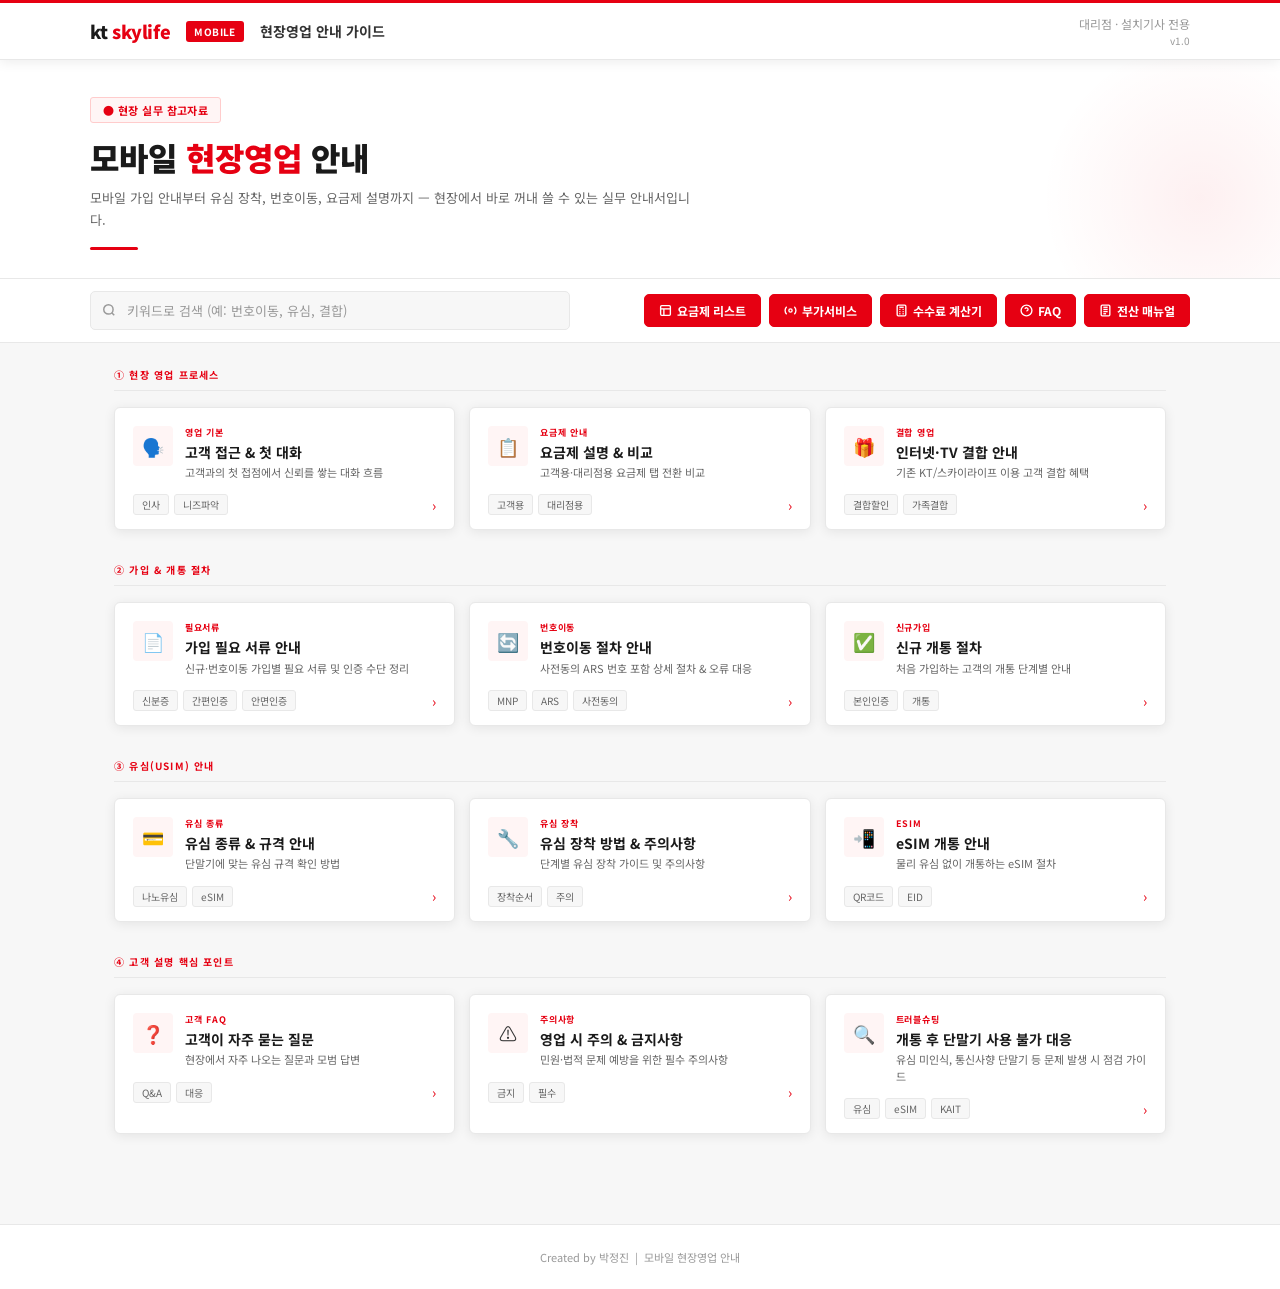
<file: mobile_sales_guide.html>
<!DOCTYPE html>
<html lang="ko">
<head>
<meta charset="UTF-8">
<meta name="viewport" content="width=device-width, initial-scale=1.0">
<meta http-equiv="Cache-Control" content="no-cache, no-store, must-revalidate">
<meta http-equiv="Pragma" content="no-cache">
<meta http-equiv="Expires" content="0">
<title>KT SkyLife 모바일 현장영업 안내</title>
<link rel="icon" type="image/svg+xml" href="[data-uri]">
<link href="https://fonts.googleapis.com/css2?family=Noto+Sans+KR:wght@400;500;700;900&display=swap" rel="stylesheet">
<style>
:root{--red:#E60012;--red2:#CC0010;--red-light:#FFF5F5;--red-border:#FFCCCC;--black:#1A1A1A;--dark:#333333;--mid:#666666;--light:#999999;--bg:#FFFFFF;--bg2:#F7F7F7;--bg3:#FAFAFA;--border:#E8E8E8;--shadow:0 2px 12px rgba(0,0,0,0.08);--shadow-hover:0 6px 24px rgba(0,0,0,0.12);}
*{margin:0;padding:0;box-sizing:border-box;}
body{background:var(--bg2);color:var(--dark);font-family:'Noto Sans KR',sans-serif;min-height:100vh;overflow-x:hidden;}
header{background:var(--bg);border-top:3px solid var(--red);border-bottom:1px solid var(--border);padding:0 24px;position:sticky;top:0;z-index:100;box-shadow:var(--shadow);}
.header-inner{max-width:1100px;margin:0 auto;display:flex;align-items:center;height:56px;gap:16px;}
.logo-text{font-size:18px;font-weight:900;color:var(--black);letter-spacing:-.02em;}
.logo-text span{color:var(--red);}
.header-badge{background:var(--red);color:#fff;font-size:10px;font-weight:700;padding:3px 8px;border-radius:3px;letter-spacing:.04em;}
.header-sub{font-size:12px;color:var(--light);margin-left:auto;}
.hero{background:var(--bg);border-bottom:1px solid var(--border);padding:36px 24px 28px;position:relative;overflow:hidden;}
.hero::after{content:'';position:absolute;right:-80px;bottom:-80px;width:320px;height:320px;border-radius:50%;background:radial-gradient(circle,rgba(230,0,18,.06) 0%,transparent 70%);pointer-events:none;}
.hero-inner{max-width:1100px;margin:0 auto;}
.hero-tag{display:inline-flex;align-items:center;gap:6px;background:var(--red-light);border:1px solid var(--red-border);color:var(--red);font-size:11px;font-weight:700;padding:4px 12px;border-radius:3px;margin-bottom:14px;letter-spacing:.04em;}
.hero h1{font-size:clamp(22px,3.5vw,32px);font-weight:900;color:var(--black);line-height:1.3;margin-bottom:8px;}
.hero h1 em{color:var(--red);font-style:normal;}
.hero p{font-size:13px;color:var(--mid);line-height:1.7;max-width:600px;}
.red-line{width:48px;height:3px;background:var(--red);margin:16px 0 0;border-radius:2px;}
main{max-width:1100px;margin:24px auto;padding:0 24px 60px;}
section{margin-bottom:32px;}
section:last-child{margin-bottom:0;}
.mobile-tab-bar{display:none;}
.section-title{font-size:10px;font-weight:700;letter-spacing:.12em;color:var(--red);text-transform:uppercase;margin-bottom:16px;padding-bottom:8px;border-bottom:1px solid var(--border);}
.card-grid{display:grid;grid-template-columns:repeat(auto-fill,minmax(300px,1fr));gap:14px;margin-bottom:6px;}
.card{background:var(--bg);border:1px solid var(--border);border-radius:6px;overflow:hidden;cursor:pointer;transition:all .2s;box-shadow:var(--shadow);}
.card:hover{transform:translateY(-2px);border-color:var(--red-border);box-shadow:var(--shadow-hover);}
.card.active{border-color:var(--red);border-left:3px solid var(--red);}
.card-header{padding:18px 18px 14px;display:flex;align-items:flex-start;gap:12px;}
.card-icon{width:40px;height:40px;border-radius:4px;background:var(--red-light);display:flex;align-items:center;justify-content:center;font-size:18px;flex-shrink:0;}
.card-meta{flex:1;}
.card-label{font-size:9px;font-weight:700;letter-spacing:.08em;text-transform:uppercase;color:var(--red);margin-bottom:4px;}
.card-title{font-size:14px;font-weight:700;color:var(--black);line-height:1.3;}
.card-desc{font-size:11px;color:var(--mid);margin-top:3px;line-height:1.5;}
.card-footer{padding:0 18px 14px;display:flex;align-items:center;justify-content:space-between;}
.card-tags{display:flex;gap:5px;flex-wrap:wrap;}
.tag{font-size:10px;padding:2px 8px;border-radius:3px;background:var(--bg2);color:var(--mid);border:1px solid var(--border);}
.chevron{color:var(--red);font-size:14px;transition:transform .2s;}
.card.active .chevron{transform:rotate(90deg);}
.detail-panel{display:none;border-top:1px solid var(--border);background:var(--bg3);padding:20px 20px 24px;}
.detail-panel.open{display:block;}
.steps{display:flex;flex-direction:column;gap:10px;}
.step{display:flex;gap:12px;align-items:flex-start;padding:12px 14px;background:var(--bg);border:1px solid var(--border);border-radius:4px;}
.step-num{width:26px;height:26px;border-radius:50%;background:var(--red);color:#fff;font-size:11px;font-weight:700;display:flex;align-items:center;justify-content:center;flex-shrink:0;}
.step-body{flex:1;}
.step-title{font-size:13px;font-weight:700;color:var(--black);margin-bottom:3px;}
.step-desc{font-size:12px;color:var(--mid);line-height:1.6;}
.step-tip{margin-top:5px;font-size:11px;color:var(--red);background:var(--red-light);border-left:2px solid var(--red);padding:4px 8px;border-radius:0 3px 3px 0;}
.warn-box{background:var(--red-light);border:1px solid var(--red-border);border-left:3px solid var(--red);border-radius:4px;padding:10px 14px;font-size:12px;color:var(--dark);margin-top:12px;}
.tabs{display:flex;gap:0;margin-bottom:0;border-bottom:2px solid var(--border);}
.tab-btn{padding:9px 18px;font-size:12px;font-weight:700;color:var(--mid);border:none;background:none;cursor:pointer;border-bottom:2px solid transparent;margin-bottom:-2px;transition:all .15s;font-family:inherit;}
.tab-btn.active{color:var(--red);border-bottom-color:var(--red);}
.tab-content{display:none;padding-top:16px;}
.tab-content.active{display:block;}
.plan-table{width:100%;border-collapse:collapse;font-size:12px;}
.plan-table th{background:var(--black);color:#fff;padding:8px 10px;text-align:left;font-size:11px;font-weight:700;}
.plan-table td{padding:8px 10px;border-bottom:1px solid var(--border);color:var(--dark);}
.plan-table tr:nth-child(even) td{background:var(--bg2);}
.plan-table tr:hover td{background:var(--red-light);}
.price-tag{font-weight:700;color:var(--red);}
.info-box{background:var(--bg);border:1px solid var(--border);border-left:3px solid var(--red);border-radius:4px;padding:14px 16px;margin-top:14px;}
.info-box-title{font-size:12px;font-weight:700;color:var(--black);margin-bottom:8px;}
.info-box ul{list-style:none;display:flex;flex-direction:column;gap:5px;}
.info-box li{font-size:12px;color:var(--mid);padding-left:12px;position:relative;}
.info-box li::before{content:'·';position:absolute;left:0;color:var(--red);font-weight:700;}
.ars-table{width:100%;border-collapse:collapse;font-size:12px;margin-top:10px;}
.ars-table th{background:var(--black);color:#fff;padding:7px 12px;font-size:11px;font-weight:700;text-align:left;}
.ars-table td{padding:8px 12px;border-bottom:1px solid var(--border);}
.ars-table tr:nth-child(even) td{background:var(--bg2);}
.ars-num{font-weight:700;color:var(--red);font-size:13px;}
.doc-grid{display:grid;grid-template-columns:1fr 1fr;gap:10px;margin-top:10px;}
.doc-card{background:var(--bg);border:1px solid var(--border);border-radius:4px;padding:12px 14px;}
.doc-card-title{font-size:11px;font-weight:700;color:var(--red);margin-bottom:8px;letter-spacing:.04em;}
.doc-item{display:flex;align-items:flex-start;gap:6px;font-size:11px;color:var(--dark);padding:4px 0;border-bottom:1px solid var(--border);}
.doc-item:last-child{border-bottom:none;}
.doc-dot{width:6px;height:6px;border-radius:50%;background:var(--red);flex-shrink:0;margin-top:4px;}
.doc-dot.yellow{background:#F59E0B;}
.faq-list{display:flex;flex-direction:column;gap:8px;}
.faq-item{background:var(--bg);border:1px solid var(--border);border-radius:4px;overflow:hidden;}
.faq-q{display:flex;align-items:flex-start;gap:10px;padding:12px 14px;}
.faq-badge{background:var(--red);color:#fff;font-size:10px;font-weight:700;padding:2px 7px;border-radius:3px;flex-shrink:0;margin-top:1px;}
.faq-q-text{font-size:13px;font-weight:700;color:var(--black);}
.faq-a{padding:0 14px 12px 46px;font-size:12px;color:var(--mid);line-height:1.7;}
.faq-a-badge{background:var(--bg2);color:var(--mid);font-size:10px;font-weight:700;padding:2px 7px;border-radius:3px;display:inline-block;margin-right:4px;}
.caution-grid{display:grid;grid-template-columns:1fr 1fr;gap:10px;}
.caution-card{border-radius:4px;padding:12px 14px;}
.caution-card.danger{background:var(--red-light);border:1px solid var(--red-border);}
.caution-card.normal{background:var(--bg);border:1px solid var(--border);}
.caution-title{font-size:12px;font-weight:700;color:var(--black);margin-bottom:6px;display:flex;gap:6px;align-items:center;}
.caution-badge{font-size:9px;font-weight:700;padding:1px 6px;border-radius:3px;}
.caution-badge.ban{background:var(--red);color:#fff;}
.caution-badge.must{background:var(--black);color:#fff;}
.caution-list{display:flex;flex-direction:column;gap:4px;}
.caution-item{font-size:11px;color:var(--dark);padding-left:14px;position:relative;}
.caution-item::before{content:'→';position:absolute;left:0;color:var(--red);font-size:10px;}
.trouble-list{display:flex;flex-direction:column;gap:8px;}
.trouble-item{background:var(--bg);border:1px solid var(--border);border-radius:4px;padding:12px 14px;display:flex;gap:12px;}
.trouble-num{width:22px;height:22px;border-radius:50%;background:var(--mid);color:#fff;font-size:10px;font-weight:700;display:flex;align-items:center;justify-content:center;flex-shrink:0;}
.trouble-title{font-size:13px;font-weight:700;color:var(--black);margin-bottom:3px;}
.trouble-desc{font-size:12px;color:var(--mid);}
.usim-table{width:100%;border-collapse:collapse;font-size:12px;margin-top:10px;}
.usim-table th{background:var(--black);color:#fff;padding:7px 10px;font-size:11px;font-weight:700;}
.usim-table td{padding:7px 10px;border-bottom:1px solid var(--border);}
.usim-table tr:nth-child(even) td{background:var(--bg2);}
@media(max-width:768px){main{padding:0 16px 80px;}.doc-grid,.caution-grid{grid-template-columns:1fr;}.card-grid{grid-template-columns:1fr;}.hero{padding:20px 16px 16px;}section{display:none;}section.mob-active{display:block;}.mobile-tab-bar{display:flex;position:fixed;bottom:0;left:0;right:0;background:var(--bg);border-top:1px solid var(--border);box-shadow:0 -2px 12px rgba(0,0,0,.08);z-index:200;padding-bottom:env(safe-area-inset-bottom);}.mob-tab{flex:1;display:flex;flex-direction:column;align-items:center;justify-content:center;padding:9px 4px 8px;cursor:pointer;border:none;background:none;gap:3px;font-family:inherit;border-top:2px solid transparent;}.mob-tab-icon{font-size:18px;line-height:1;}.mob-tab-label{font-size:10px;font-weight:500;color:var(--mid);}.mob-tab.active{border-top-color:var(--red);}.mob-tab.active .mob-tab-label{color:var(--red);font-weight:700;}}
.search-bar{background:var(--bg);border-bottom:1px solid var(--border);padding:12px 24px;}
.search-bar-inner{max-width:1100px;margin:0 auto;display:flex;align-items:center;gap:10px;}
.search-input-wrap{position:relative;flex:1;max-width:480px;}
.search-input-wrap svg{position:absolute;left:12px;top:50%;transform:translateY(-50%);color:var(--light);pointer-events:none;}
#searchInput{width:100%;padding:9px 12px 9px 36px;border:1px solid var(--border);border-radius:5px;font-size:13px;font-family:inherit;outline:none;color:var(--dark);background:var(--bg2);transition:border-color .15s;}
#searchInput:focus{border-color:var(--red);background:#fff;}
#searchInput::placeholder{color:var(--light);}
#searchClear{display:none;background:none;border:none;cursor:pointer;color:var(--light);font-size:16px;padding:0 4px;line-height:1;}
#searchCount{font-size:12px;color:var(--mid);white-space:nowrap;}
.search-no-result{display:none;text-align:center;padding:40px 0;font-size:13px;color:var(--light);}
.quick-links{display:flex;gap:8px;margin-left:auto;flex-shrink:0;}
.quick-link{display:inline-flex;align-items:center;gap:5px;padding:7px 14px;border-radius:5px;font-size:12px;font-weight:700;text-decoration:none;transition:all .15s;white-space:nowrap;}
.quick-link.plans{background:var(--red);border:1px solid var(--red);color:#fff;}
.quick-link.plans:hover{background:var(--red2);border-color:var(--red2);}
.quick-link.calc{background:var(--red);border:1px solid var(--red);color:#fff;}
.quick-link.calc:hover{background:var(--red2);border-color:var(--red2);}
.quick-link svg{flex-shrink:0;}
.search-highlight{background:#FFF3CD;color:var(--black);border-radius:2px;padding:0 1px;}
@media(max-width:768px){.search-bar{padding:10px 16px;}.search-bar-inner{flex-wrap:wrap;gap:8px;}.search-input-wrap{max-width:100%;}.quick-links{display:flex;width:100%;margin-left:0;gap:6px;flex-wrap:wrap;}.quick-link{width:calc(50% - 3px);flex:none;justify-content:center;font-size:11px;padding:6px 8px;}}
</style>
</head>
<body>
<header>
  <div class="header-inner">
    <div class="logo-text">kt <span>skylife</span></div>
    <span class="header-badge">MOBILE</span>
    <span style="font-size:14px;font-weight:700;color:var(--dark);">현장영업 안내 가이드</span>
    <div style="text-align:right;margin-left:auto;">
      <div class="header-sub">대리점 · 설치기사 전용</div>
      <div style="font-size:10px;color:var(--light);margin-top:1px;">v1.0</div>
    </div>
  </div>
</header>
<div class="hero">
  <div class="hero-inner">
    <div class="hero-tag">● 현장 실무 참고자료</div>
    <h1>모바일 <em>현장영업</em> 안내</h1>
    <p>모바일 가입 안내부터 유심 장착, 번호이동, 요금제 설명까지 — 현장에서 바로 꺼내 쓸 수 있는 실무 안내서입니다.</p>
    <div class="red-line"></div>
  </div>
</div>
<div class="search-bar">
  <div class="search-bar-inner">
    <div class="search-input-wrap">
      <svg width="14" height="14" viewBox="0 0 24 24" fill="none" stroke="currentColor" stroke-width="2.5"><circle cx="11" cy="11" r="8"/><line x1="21" y1="21" x2="16.65" y2="16.65"/></svg>
      <input type="text" id="searchInput" placeholder="키워드로 검색 (예: 번호이동, 유심, 결합)" oninput="doSearch(this.value)">
    </div>
    <button id="searchClear" onclick="clearSearch()">✕</button>
    <span id="searchCount"></span>
    <div class="quick-links">
      <a href="https://skylife-plans-bec2.vercel.app/" target="_blank" class="quick-link plans">
        <svg width="13" height="13" viewBox="0 0 24 24" fill="none" stroke="currentColor" stroke-width="2.5"><rect x="3" y="3" width="18" height="18" rx="2"/><line x1="3" y1="9" x2="21" y2="9"/><line x1="9" y1="21" x2="9" y2="9"/></svg>
        요금제 리스트
      </a>
      <a href="https://skylife-addons-ejol.vercel.app/" target="_blank" class="quick-link calc">
        <svg width="13" height="13" viewBox="0 0 24 24" fill="none" stroke="currentColor" stroke-width="2.5"><circle cx="12" cy="12" r="3"/><path d="M19.07 4.93a10 10 0 0 1 0 14.14M4.93 4.93a10 10 0 0 0 0 14.14"/></svg>
        부가서비스
      </a>
      <a href="https://skylife-1s8i.vercel.app/" target="_blank" class="quick-link calc">
        <svg width="13" height="13" viewBox="0 0 24 24" fill="none" stroke="currentColor" stroke-width="2.5"><rect x="4" y="2" width="16" height="20" rx="2"/><line x1="8" y1="6" x2="16" y2="6"/><line x1="8" y1="10" x2="10" y2="10"/><line x1="14" y1="10" x2="16" y2="10"/><line x1="8" y1="14" x2="10" y2="14"/><line x1="14" y1="14" x2="16" y2="14"/><line x1="8" y1="18" x2="10" y2="18"/><line x1="14" y1="18" x2="16" y2="18"/></svg>
        수수료 계산기
      </a>
      <a href="https://skylife-mobile-faq-um3h.vercel.app/" target="_blank" class="quick-link calc">
        <svg width="13" height="13" viewBox="0 0 24 24" fill="none" stroke="currentColor" stroke-width="2.5"><circle cx="12" cy="12" r="10"/><path d="M9.09 9a3 3 0 0 1 5.83 1c0 2-3 3-3 3"/><line x1="12" y1="17" x2="12.01" y2="17"/></svg>
        FAQ
      </a>
      <a href="https://mobile-manual.vercel.app/" target="_blank" class="quick-link calc">
        <svg width="13" height="13" viewBox="0 0 24 24" fill="none" stroke="currentColor" stroke-width="2.5"><rect x="4" y="2" width="16" height="20" rx="2"/><line x1="8" y1="6" x2="16" y2="6"/><line x1="8" y1="10" x2="16" y2="10"/><line x1="8" y1="14" x2="16" y2="14"/><line x1="8" y1="18" x2="13" y2="18"/></svg>
        전산 매뉴얼
      </a>
    </div>
  </div>
</div>
<main>
<section id="sec-sales" data-sec="sales">
<div class="section-title">① 현장 영업 프로세스</div>
<div class="card-grid">
  <div class="card" onclick="toggle('sales-flow')">
    <div class="card-header"><div class="card-icon">🗣️</div><div class="card-meta"><div class="card-label">영업 기본</div><div class="card-title">고객 접근 &amp; 첫 대화</div><div class="card-desc">고객과의 첫 접점에서 신뢰를 쌓는 대화 흐름</div></div></div>
    <div class="card-footer"><div class="card-tags"><span class="tag">인사</span><span class="tag">니즈파악</span></div><span class="chevron">›</span></div>
    <div class="detail-panel" id="detail-sales-flow">
      <div class="steps">
        <div class="step"><div class="step-num">1</div><div class="step-body"><div class="step-title">자연스러운 인사 &amp; 소속 안내</div><div class="step-desc">"안녕하세요, KT 스카이라이프 OOO대리점 소속 OOO입니다." — 소속을 명확히 밝혀 신뢰감 형성</div></div></div>
        <div class="step"><div class="step-num">2</div><div class="step-body"><div class="step-title">현재 이용 통신사 &amp; 요금 파악</div><div class="step-desc">현재 쓰시는 통신사, 월 요금, 데이터 사용량을 자연스럽게 확인합니다.</div><div class="step-tip">💡 "혹시 한 달에 데이터 얼마나 쓰세요?" — 부담 없는 질문으로 시작</div></div></div>
        <div class="step"><div class="step-num">3</div><div class="step-body"><div class="step-title">불만족 포인트 파악</div><div class="step-desc">요금이 비싸다 / 속도가 느리다 / 혜택이 없다 등 고객의 불편 사항을 경청합니다.</div></div></div>
        <div class="step"><div class="step-num">4</div><div class="step-body"><div class="step-title">맞춤 솔루션 제시</div><div class="step-desc">파악한 니즈를 바탕으로 요금제 또는 결합상품을 제안합니다.</div><div class="step-tip">💡 "지금 요금보다 월 OO원 절감 가능합니다" — 숫자로 임팩트</div></div></div>
        <div class="step"><div class="step-num">5</div><div class="step-body"><div class="step-title">가입 진행 &amp; 개통 안내</div><div class="step-desc">고객 동의 후 필요 서류 안내 및 가입 절차를 설명합니다.</div></div></div>
      </div>
      <div class="warn-box">⚠️ 과도한 혜택 과장은 민원으로 이어질 수 있습니다. 정확한 조건과 혜택을 안내하세요.</div>
    </div>
  </div>
  <div class="card" onclick="toggle('plan-intro')">
    <div class="card-header"><div class="card-icon">📋</div><div class="card-meta"><div class="card-label">요금제 안내</div><div class="card-title">요금제 설명 &amp; 비교</div><div class="card-desc">고객용·대리점용 요금제 탭 전환 비교</div></div></div>
    <div class="card-footer"><div class="card-tags"><span class="tag">고객용</span><span class="tag">대리점용</span></div><span class="chevron">›</span></div>
    <div class="detail-panel" id="detail-plan-intro">
      <div class="tabs">
        <button class="tab-btn active" onclick="switchTab(event,'tab-customer')">👤 고객용 요금제</button>
        <button class="tab-btn" onclick="switchTab(event,'tab-dealer')">🏪 대리점용 요금제</button>
      </div>
      <div class="tab-content active" id="tab-customer">
        <p style="font-size:11px;color:var(--mid);margin-bottom:8px;">ℹ️ 저렴한 가격으로 스펙 좋은 요금제 — 고객 설득용</p>
        <table class="plan-table"><thead><tr><th>상품명</th><th>판매가</th><th>스펙</th><th>제휴혜택</th></tr></thead><tbody>
          <tr><td>초슬림 500M/60분</td><td class="price-tag">1,900원</td><td>기본제공 / 7GB+1Mbps</td><td>-</td></tr>
          <tr><td>슬림 1GB/100분</td><td class="price-tag">3,900원</td><td>기본제공 / 7GB+1Mbps</td><td>밀리의서재 구독권</td></tr>
          <tr><td>슬림 1.5GB/150분</td><td class="price-tag">5,000원</td><td>기본제공 / 7GB+1Mbps</td><td>네이버페이 5천P</td></tr>
          <tr><td>슬림 2GB/200분</td><td class="price-tag">4,900원</td><td>기본제공 / 7GB+1Mbps</td><td>지니뮤직</td></tr>
          <tr><td>슬림 3GB/300분</td><td class="price-tag">6,900원</td><td>기본제공 / 7GB+1Mbps</td><td>-</td></tr>
        </tbody></table>
        <div class="info-box"><div class="info-box-title">📌 설명 순서</div><ul><li>① 현재 요금과 비교</li><li>② 절감 금액 강조</li><li>③ 데이터·통화 조건</li><li>④ 부가 혜택 설명</li></ul></div>
      </div>
      <div class="tab-content" id="tab-dealer">
        <p style="font-size:11px;color:var(--red);margin-bottom:8px;">⚠️ 수수료 우수 요금제 — 대리점 내부 참고용</p>
        <table class="plan-table"><thead><tr><th>상품명</th><th>판매가</th><th>스펙</th><th>제휴혜택</th></tr></thead><tbody>
          <tr><td>SKY 모두충분 7GB+(밀리)</td><td class="price-tag">17,900원</td><td>기본제공 / 7GB+1Mbps</td><td>밀리의서재</td></tr>
          <tr><td>SKY 모두충분 7GB+(모아진)</td><td class="price-tag">17,900원</td><td>기본제공 / 7GB+1Mbps</td><td>모아진</td></tr>
          <tr><td>모두충분 7GB+(밀리)</td><td class="price-tag">16,200원</td><td>기본제공 / 7GB+1Mbps</td><td>밀리의서재</td></tr>
          <tr><td>모두충분 7GB+(모아진)</td><td class="price-tag">16,200원</td><td>기본제공 / 7GB+1Mbps</td><td>모아진</td></tr>
          <tr><td>모두충분 7GB+(지니뮤직)</td><td class="price-tag">19,000원</td><td>기본제공 / 7GB+1Mbps</td><td>지니뮤직</td></tr>
        </tbody></table>
      </div>
    </div>
  </div>
  <div class="card" onclick="toggle('bundle-sales')">
    <div class="card-header"><div class="card-icon">🎁</div><div class="card-meta"><div class="card-label">결합 영업</div><div class="card-title">인터넷·TV 결합 안내</div><div class="card-desc">기존 KT/스카이라이프 이용 고객 결합 혜택</div></div></div>
    <div class="card-footer"><div class="card-tags"><span class="tag">결합할인</span><span class="tag">가족결합</span></div><span class="chevron">›</span></div>
    <div class="detail-panel" id="detail-bundle-sales">
      <div class="steps">
        <div class="step"><div class="step-num">1</div><div class="step-body"><div class="step-title">기존 스카이라이프/KT 이용 확인</div><div class="step-desc">인터넷, IPTV, 위성방송 등 기존 이용 서비스를 확인합니다.</div></div></div>
        <div class="step"><div class="step-num">2</div><div class="step-body"><div class="step-title">결합 가능 회선 수 확인</div><div class="step-desc">세대 내 스카이라이프 모바일 회선 수를 파악하여 최대 결합 혜택 안내</div></div></div>
        <div class="step"><div class="step-num">3</div><div class="step-body"><div class="step-title">월 절감액 계산 &amp; 제시</div><div class="step-desc">현재 요금 대비 결합 후 절감 금액을 구체적으로 보여드립니다.</div><div class="step-tip">💡 1회선인 경우 000원 / 2회선인 경우 000원 절감</div></div></div>
      </div>
      <div class="warn-box">ℹ️ 결합할인은 반드시 동일 명의 또는 가족 관계 증빙이 필요합니다.</div>
    </div>
  </div>
</div>
</section>
<section id="sec-join" data-sec="join">
<div class="section-title">② 가입 &amp; 개통 절차</div>
<div class="card-grid">
  <div class="card" onclick="toggle('join-docs')">
    <div class="card-header"><div class="card-icon">📄</div><div class="card-meta"><div class="card-label">필요서류</div><div class="card-title">가입 필요 서류 안내</div><div class="card-desc">신규·번호이동 가입별 필요 서류 및 인증 수단 정리</div></div></div>
    <div class="card-footer"><div class="card-tags"><span class="tag">신분증</span><span class="tag">간편인증</span><span class="tag">안면인증</span></div><span class="chevron">›</span></div>
    <div class="detail-panel" id="detail-join-docs">
      <div class="doc-grid">
        <div class="doc-card"><div class="doc-card-title">🔴 공통 필수</div>
          <div class="doc-item"><span class="doc-dot"></span><span>신분증 (주민등록증·운전면허증 등 실물 확인)</span></div>
          <div class="doc-item"><span class="doc-dot"></span><span>본인 명의 계좌 또는 카드</span></div>
          <div class="doc-item"><span class="doc-dot"></span><span>가입신청서 (현장 작성)</span></div>
          <div class="doc-item"><span class="doc-dot"></span><span>비대면 온라인 서식지 (간편인증: 네이버·카카오·PASS·신용카드 중 택1)</span></div>
          <div class="doc-item"><span class="doc-dot"></span><span>PASS 웹/앱 안면인증 필수 처리</span></div>
        </div>
        <div class="doc-card"><div class="doc-card-title">🟡 번호이동 추가</div>
          <div class="doc-item"><span class="doc-dot yellow"></span><span>현재 사용 중인 회선 선불/후불 확인</span></div>
          <div class="doc-item"><span class="doc-dot yellow"></span><span>번호이동 인증 수단 (택1)<br>① 단말기 일련번호<br>② 전 통신사 요금 납부 계좌번호 뒤 4자리<br>③ 카드번호 뒤 4자리<br>④ 지로 납부 시 지로 선택</span></div>
        </div>
      </div>
      <div class="warn-box">🚨 타인 명의 대리 가입은 절대 불가합니다. 명의도용 가입 시 법적 처벌 대상이 됩니다.</div>
    </div>
  </div>
  <div class="card" onclick="toggle('mnp-guide')">
    <div class="card-header"><div class="card-icon">🔄</div><div class="card-meta"><div class="card-label">번호이동</div><div class="card-title">번호이동 절차 안내</div><div class="card-desc">사전동의 ARS 번호 포함 상세 절차 &amp; 오류 대응</div></div></div>
    <div class="card-footer"><div class="card-tags"><span class="tag">MNP</span><span class="tag">ARS</span><span class="tag">사전동의</span></div><span class="chevron">›</span></div>
    <div class="detail-panel" id="detail-mnp-guide">
      <div class="steps">
        <div class="step"><div class="step-num">1</div><div class="step-body"><div class="step-title">기존 통신사 약정 잔여 기간 확인</div><div class="step-desc">위약금 발생 여부를 사전에 안내합니다. 고객 핸드폰에서 114 통화 시 해당 통신사 고객센터로 자동 연결됩니다.</div></div></div>
        <div class="step"><div class="step-num">2</div><div class="step-body"><div class="step-title">번호이동 사전동의 처리</div><div class="step-desc">번호이동 사전동의 요청 완료 후, 전 통신사 안내 문자 확인 후 동의합니다.</div><div class="step-tip">💡 전 통신사 문자에 위약금·기존 혜택 내용만 있을 수 있음 — 그 경우 ARS로 직접 처리</div></div></div>
      </div>
      <table class="ars-table"><thead><tr><th>통신사</th><th>사전동의 ARS 번호</th></tr></thead><tbody>
        <tr><td>KT / KT 알뜰폰(MVNO)</td><td class="ars-num">1588-2935</td></tr>
        <tr><td>SKT</td><td class="ars-num">1566-1509</td></tr>
        <tr><td>SKT 알뜰폰(MVNO)</td><td class="ars-num">1599-0133</td></tr>
        <tr><td>LGU+ 알뜰폰(MVNO)</td><td class="ars-num">1544-3553</td></tr>
        <tr><td>세종텔레콤(스노우맨)</td><td class="ars-num">1688-9345</td></tr>
        <tr><td>한국케이블텔레콤(KCT)</td><td class="ars-num">1877-9120</td></tr>
      </tbody></table>
      <div class="warn-box" style="margin-top:12px;">⚠️ ARS에서 "대상이 아닙니다" / "신청 내역 없음" 안내 시 대응<br>① 전 사업자 잘못 선택 → 올바르게 다시 선택 후 재요청<br>② 고객이 현재 통신사를 잘못 알고 있는 경우 → 114로 확인 후 재요청<br>③ 전산 연동 오처리 → 다시 사전동의 요청</div>
      <div class="steps" style="margin-top:12px;">
        <div class="step"><div class="step-num">3</div><div class="step-body"><div class="step-title">개통 신청</div><div class="step-desc">고객/청구 정보, 요금제 선택, 인증 완료, 유심 번호 입력 후 개통 신청</div><div class="step-tip">💡 개통 오류 발생 시 — 안내 메시지에서 오류 항목 확인 후 재입력</div></div></div>
        <div class="step"><div class="step-num">4</div><div class="step-body"><div class="step-title">개통 확인 &amp; 유심 삽입</div><div class="step-desc">개통 완료 메시지 확인 후, 단말기 유심 트레이(유심핀으로 추출)에 새 유심을 트레이 모양에 맞게 삽입합니다. 일반적으로 즉시 인식하지 못하므로 2~3번 전원을 껐다 켜기 반복</div></div></div>
      </div>
      <div class="warn-box">⚠️ 번호이동 개통 시 즉시 기존 통신사 서비스가 종료됩니다. 유심을 바로 교체해 주셔야 사용 가능합니다.</div>
    </div>
  </div>
  <div class="card" onclick="toggle('new-join')">
    <div class="card-header"><div class="card-icon">✅</div><div class="card-meta"><div class="card-label">신규가입</div><div class="card-title">신규 개통 절차</div><div class="card-desc">처음 가입하는 고객의 개통 단계별 안내</div></div></div>
    <div class="card-footer"><div class="card-tags"><span class="tag">본인인증</span><span class="tag">개통</span></div><span class="chevron">›</span></div>
    <div class="detail-panel" id="detail-new-join">
      <div class="steps">
        <div class="step"><div class="step-num">1</div><div class="step-body"><div class="step-title">요금제 선택</div><div class="step-desc">고객 니즈에 맞는 요금제 확정. 고객용·대리점용 구분 중 주요 요금제 리스트에서 선택.</div></div></div>
        <div class="step"><div class="step-num">2</div><div class="step-body"><div class="step-title">본인인증 &amp; 가입 신청</div><div class="step-desc">신분증 확인 후 개통 시스템에 가입 정보 입력. 간편인증(네이버·카카오·PASS·신용카드), 안면인증 및 동의 처리.</div></div></div>
        <div class="step"><div class="step-num">3</div><div class="step-body"><div class="step-title">개통 확인 &amp; 유심 삽입</div><div class="step-desc">개통 완료 메시지 확인 후, 단말기 유심 트레이(유심핀 사용)에 새 유심을 모양에 맞게 삽입합니다. 일반적으로 즉시 인식하지 못하므로 2~3번 전원을 껐다 켜기 반복</div></div></div>
        <div class="step"><div class="step-num">4</div><div class="step-body"><div class="step-title">개통 완료 확인</div><div class="step-desc">통화·문자·데이터 연결 테스트 완료. 이용 안내 SMS 수신 확인.</div></div></div>
      </div>
    </div>
  </div>
</div>
</section>
<section id="sec-usim" data-sec="usim">
<div class="section-title">③ 유심(USIM) 안내</div>
<div class="card-grid">
  <div class="card" onclick="toggle('usim-type')">
    <div class="card-header"><div class="card-icon">💳</div><div class="card-meta"><div class="card-label">유심 종류</div><div class="card-title">유심 종류 &amp; 규격 안내</div><div class="card-desc">단말기에 맞는 유심 규격 확인 방법</div></div></div>
    <div class="card-footer"><div class="card-tags"><span class="tag">나노유심</span><span class="tag">eSIM</span></div><span class="chevron">›</span></div>
    <div class="detail-panel" id="detail-usim-type">
      <table class="usim-table"><thead><tr><th>유심 종류</th><th>크기</th><th>주요 단말기</th><th>비고</th></tr></thead><tbody>
        <tr><td><strong>나노 유심</strong> (Nano SIM)</td><td>12.3×8.8mm</td><td>아이폰5↑, 갤S/A 최신형</td><td>현재 표준</td></tr>
        <tr><td><strong>마이크로 유심</strong> (Micro SIM)</td><td>15×12mm</td><td>구형 스마트폰 일부</td><td>구형</td></tr>
        <tr><td><strong>eSIM</strong> (내장형)</td><td>물리카드 없음</td><td>아이폰XS↑, 갤S20↑</td><td>QR 개통</td></tr>
      </tbody></table>
      <div class="warn-box" style="margin-top:10px;">ℹ️ 단말기 측면 유심 트레이를 유심핀으로 눌러 추출하여 규격을 확인합니다.</div>
    </div>
  </div>
  <div class="card" onclick="toggle('usim-install')">
    <div class="card-header"><div class="card-icon">🔧</div><div class="card-meta"><div class="card-label">유심 장착</div><div class="card-title">유심 장착 방법 &amp; 주의사항</div><div class="card-desc">단계별 유심 장착 가이드 및 주의사항</div></div></div>
    <div class="card-footer"><div class="card-tags"><span class="tag">장착순서</span><span class="tag">주의</span></div><span class="chevron">›</span></div>
    <div class="detail-panel" id="detail-usim-install">
      <div class="steps">
        <div class="step"><div class="step-num">1</div><div class="step-body"><div class="step-title">단말기 전원 끄기</div><div class="step-desc">반드시 전원을 완전히 종료한 후 유심 교체를 진행합니다.</div><div class="step-tip">⚡ 전원 ON 상태에서 유심 교체 시 단말기 오류 발생 가능</div></div></div>
        <div class="step"><div class="step-num">2</div><div class="step-body"><div class="step-title">유심 트레이 꺼내기</div><div class="step-desc">유심 핀(이젝터 핀)을 유심 트레이 홀에 꽂아 트레이를 꺼냅니다. 핀이 없을 경우 클립 사용 가능.</div></div></div>
        <div class="step"><div class="step-num">3</div><div class="step-body"><div class="step-title">유심 방향 확인 후 장착</div><div class="step-desc">유심의 금색 칩이 아래를 향하도록, 모서리 잘린 방향 맞춰 트레이에 올려놓습니다.</div><div class="step-tip">💡 유심과 트레이의 모양(노치)을 맞추면 방향 실수를 줄일 수 있습니다</div></div></div>
        <div class="step"><div class="step-num">4</div><div class="step-body"><div class="step-title">트레이 삽입 &amp; 전원 ON</div><div class="step-desc">트레이를 부드럽게 밀어 넣고 전원을 켭니다. 화면 상단의 안테나 바가 표시되면 완료.</div></div></div>
      </div>
      <div class="warn-box">🚨 유심 핀 홀에 이물질이 들어가지 않도록 주의하세요. 무리한 힘으로 트레이를 삽입하면 단말기가 파손될 수 있습니다.</div>
    </div>
  </div>
  <div class="card" onclick="toggle('esim-guide')">
    <div class="card-header"><div class="card-icon">📲</div><div class="card-meta"><div class="card-label">eSIM</div><div class="card-title">eSIM 개통 안내</div><div class="card-desc">물리 유심 없이 개통하는 eSIM 절차</div></div></div>
    <div class="card-footer"><div class="card-tags"><span class="tag">QR코드</span><span class="tag">EID</span></div><span class="chevron">›</span></div>
    <div class="detail-panel" id="detail-esim-guide">
      <div class="steps">
        <div class="step"><div class="step-num">1</div><div class="step-body"><div class="step-title">eSIM 지원 단말기 여부 확인</div><div class="step-desc">설정 → 일반 → 정보 → EID가 있는 경우 eSIM 사용 가능. 또는 제조사 공식 스펙 확인.</div></div></div>
        <div class="step"><div class="step-num">2</div><div class="step-body"><div class="step-title">개통 시스템에서 eSIM 선택</div><div class="step-desc">IMEI1, IMEI2, EID 정보 입력 (최대 32자리 숫자로 구성)</div><div class="step-tip">💡 핸드폰에서 개통 시 숫자를 길게 눌러 복사 붙여넣기 처리 / PC 개통 시 입력 주의</div></div></div>
        <div class="step"><div class="step-num">3</div><div class="step-body"><div class="step-title">프로파일 다운로드</div><div class="step-desc">방법1: 휴대폰 기본 카메라 실행 → QR 코드 스캔 → 프로파일 자동 다운로드<br>방법2: 개통한 eSIM IMEI 기준으로 단말기에서 프로파일 설치 안내 메시지 수신 후 다운로드</div><div class="step-tip">💡 Wi-Fi 연결 필수 — 프로파일 다운로드에 데이터 연결이 필요합니다</div></div></div>
        <div class="step"><div class="step-num">4</div><div class="step-body"><div class="step-title">개통 완료 확인</div><div class="step-desc">화면 상단의 안테나 바가 표시되면 완료.</div></div></div>
      </div>
      <div class="warn-box">🚨 단말기에서 eSIM과 유심 모두 사용하는 경우 동일 명의만 가능합니다. 다른 명의의 eSIM과 유심이 함께 있는 경우 자동 정지처리 됩니다.</div>
    </div>
  </div>
</div>
</section>
<section id="sec-customer" data-sec="customer">
<div class="section-title">④ 고객 설명 핵심 포인트</div>
<div class="card-grid">
  <div class="card" onclick="toggle('faq-customer')">
    <div class="card-header"><div class="card-icon">❓</div><div class="card-meta"><div class="card-label">고객 FAQ</div><div class="card-title">고객이 자주 묻는 질문</div><div class="card-desc">현장에서 자주 나오는 질문과 모범 답변</div></div></div>
    <div class="card-footer"><div class="card-tags"><span class="tag">Q&amp;A</span><span class="tag">대응</span></div><span class="chevron">›</span></div>
    <div class="detail-panel" id="detail-faq-customer">
      <div class="faq-list">
        <div class="faq-item"><div class="faq-q"><span class="faq-badge">Q</span><span class="faq-q-text">기존 폰 그대로 쓸 수 있나요?</span></div><div class="faq-a"><span class="faq-a-badge">A</span> 네, 현재 사용 중인 단말기에 유심만 교체하면 됩니다. 단, 기존 통신사에 단말기가 잠금(락)되어 있는 경우 해제가 필요합니다.</div></div>
        <div class="faq-item"><div class="faq-q"><span class="faq-badge">Q</span><span class="faq-q-text">지금 위약금 있으면 어떻게 되나요?</span></div><div class="faq-a"><span class="faq-a-badge">A</span> 위약금은 기존 통신사에 고객님이 직접 납부하시는 부분입니다. 저희 요금제 절감액과 비교해서 결정하시면 됩니다. 고객센터(114)로 잔여 위약금 확인 도움드릴게요.</div></div>
        <div class="faq-item"><div class="faq-q"><span class="faq-badge">Q</span><span class="faq-q-text">데이터 다 쓰면 어떻게 되나요?</span></div><div class="faq-a"><span class="faq-a-badge">A</span> 기본 데이터 소진 후에는 속도가 줄어들거나(QoS) 데이터 차단이 됩니다. 요금제별로 다르며, 추가 데이터 구매도 가능합니다.</div></div>
        <div class="faq-item"><div class="faq-q"><span class="faq-badge">Q</span><span class="faq-q-text">해외에서도 쓸 수 있나요?</span></div><div class="faq-a"><span class="faq-a-badge">A</span> 로밍 서비스는 별도 신청이 필요합니다. 고객센터를 통해 로밍 요금제 안내를 받으시도록 안내해 드립니다.</div></div>
        <div class="faq-item"><div class="faq-q"><span class="faq-badge">Q</span><span class="faq-q-text">약정이 있나요?</span></div><div class="faq-a"><span class="faq-a-badge">A</span> 약정 및 위약금이 없습니다. 언제든지 자유롭게 변경 또는 해지 가능합니다.</div></div>
      </div>
    </div>
  </div>
  <div class="card" onclick="toggle('caution-list')">
    <div class="card-header"><div class="card-icon">⚠️</div><div class="card-meta"><div class="card-label">주의사항</div><div class="card-title">영업 시 주의 &amp; 금지사항</div><div class="card-desc">민원·법적 문제 예방을 위한 필수 주의사항</div></div></div>
    <div class="card-footer"><div class="card-tags"><span class="tag">금지</span><span class="tag">필수</span></div><span class="chevron">›</span></div>
    <div class="detail-panel" id="detail-caution-list">
      <div class="caution-grid">
        <div class="caution-card danger"><div class="caution-title"><span class="caution-badge ban">절대 금지</span></div><div class="caution-list"><div class="caution-item">타인 명의 대리 가입 (법적 처벌 대상)</div><div class="caution-item">과도한 혜택 과장 (민원·법적 문제 직결)</div><div class="caution-item">허위 정보 제공</div><div class="caution-item">가입신청서 고객 미서명 처리</div><div class="caution-item">위약금 대납 약속</div></div></div>
        <div class="caution-card normal"><div class="caution-title"><span class="caution-badge must">반드시 준수</span></div><div class="caution-list"><div class="caution-item">정확한 요금·조건 안내</div><div class="caution-item">약정 및 위약금 없음 안내</div><div class="caution-item">요금제별 제휴 혜택 안내</div><div class="caution-item">고객 직접 서명 확인</div><div class="caution-item">소속 및 신분 명확히 고지</div></div></div>
      </div>
    </div>
  </div>
  <div class="card" onclick="toggle('after-sales')">
    <div class="card-header"><div class="card-icon">🔍</div><div class="card-meta"><div class="card-label">트러블슈팅</div><div class="card-title">개통 후 단말기 사용 불가 대응</div><div class="card-desc">유심 미인식, 통신사향 단말기 등 문제 발생 시 점검 가이드</div></div></div>
    <div class="card-footer"><div class="card-tags"><span class="tag">유심</span><span class="tag">eSIM</span><span class="tag">KAIT</span></div><span class="chevron">›</span></div>
    <div class="detail-panel" id="detail-after-sales">
      <div class="trouble-list">
        <div class="trouble-item"><div class="trouble-num">①</div><div><div class="trouble-title">개통 이력이 없는 통신사향 전용 새 단말기</div><div class="trouble-desc">해당 통신사 전용 단말기는 타 통신사 유심 사용 불가 → 사용 불가 안내</div></div></div>
        <div class="trouble-item"><div class="trouble-num">②</div><div><div class="trouble-title">구형(eSIM 미지원)에서 신형(eSIM 지원)으로 변경 시</div><div class="trouble-desc">KAIT 정보제공 동의 필요 → ☎ 1588-3002 요청</div></div></div>
        <div class="trouble-item"><div class="trouble-num">③</div><div><div class="trouble-title">유심 또는 단말기 유심 트레이 불량</div><div class="trouble-desc">유심 교체 또는 단말기 점검 필요. 트레이 손상 여부 육안 확인.</div></div></div>
      </div>
    </div>
  </div>
</div>
</section>
</main>
<nav class="mobile-tab-bar">
  <button class="mob-tab" data-sec="sales" onclick="switchMobTab('sales')"><span class="mob-tab-icon">🗣️</span><span class="mob-tab-label">영업</span></button>
  <button class="mob-tab" data-sec="join" onclick="switchMobTab('join')"><span class="mob-tab-icon">📄</span><span class="mob-tab-label">가입</span></button>
  <button class="mob-tab" data-sec="usim" onclick="switchMobTab('usim')"><span class="mob-tab-icon">💳</span><span class="mob-tab-label">유심</span></button>
  <button class="mob-tab" data-sec="customer" onclick="switchMobTab('customer')"><span class="mob-tab-icon">❓</span><span class="mob-tab-label">고객응대</span></button>
</nav>
<footer style="text-align:center;padding:24px 20px;font-size:11px;color:var(--light);border-top:1px solid var(--border);background:var(--bg);">Created by 박정진 &nbsp;|&nbsp; 모바일 현장영업 안내</footer>
<script>
function toggle(id){const panel=document.getElementById('detail-'+id);const card=document.querySelector('[onclick="toggle(\''+id+'\')"]');if(panel.classList.contains('open')){panel.classList.remove('open');if(card)card.classList.remove('active');}else{panel.classList.add('open');if(card)card.classList.add('active');}}
function switchTab(e,tabId){e.stopPropagation();const panel=e.target.closest('.detail-panel');panel.querySelectorAll('.tab-btn').forEach(b=>b.classList.remove('active'));panel.querySelectorAll('.tab-content').forEach(c=>c.classList.remove('active'));e.target.classList.add('active');panel.querySelector('#'+tabId).classList.add('active');}

// 검색 기능
let originalHTML={};
function saveOriginals(){document.querySelectorAll('.card').forEach((card,i)=>{card.dataset.idx=i;originalHTML[i]=card.innerHTML;});}
function getTextContent(html){const d=document.createElement('div');d.innerHTML=html;return d.textContent;}
function escapeRegex(s){return s.replace(/[.*+?^${}()|[\]\\]/g,'\\$&');}
function doSearch(q){
  const clearBtn=document.getElementById('searchClear');
  const countEl=document.getElementById('searchCount');
  q=q.trim();
  clearBtn.style.display=q?'block':'none';
  // 하이라이트 초기화
  document.querySelectorAll('.card').forEach(card=>{
    const i=card.dataset.idx;
    card.innerHTML=originalHTML[i];
    card.style.display='';
  });
  if(!q){countEl.textContent='';return;}
  const re=new RegExp(escapeRegex(q).replace(/\s+/g,'\\s*'),'gi');
  let matched=0;
  document.querySelectorAll('.card').forEach(card=>{
    const text=getTextContent(originalHTML[card.dataset.idx]);
    if(re.test(text)){
      matched++;
      // 텍스트 노드만 하이라이트
      highlightNode(card,re);
      // 검색 시 패널 자동 열기
      const panel=card.querySelector('.detail-panel');
      if(panel&&!panel.classList.contains('open')){panel.classList.add('open');card.classList.add('active');}
    } else {
      card.style.display='none';
    }
  });
  countEl.textContent=matched?matched+'개 항목 일치':'결과 없음';
}
function highlightNode(node,re){
  if(node.nodeType===3){
    const val=node.nodeValue;
    if(re.test(val)){
      const span=document.createElement('span');
      span.innerHTML=val.replace(re,m=>'<mark class="search-highlight">'+m+'</mark>');
      node.parentNode.replaceChild(span,node);
    }
    re.lastIndex=0;
  } else if(node.nodeType===1&&!['SCRIPT','STYLE'].includes(node.tagName)){
    Array.from(node.childNodes).forEach(c=>highlightNode(c,re));
  }
}
function clearSearch(){
  const input=document.getElementById('searchInput');
  input.value='';
  doSearch('');
  input.focus();
}
function switchMobTab(sec){
  document.querySelectorAll('section[data-sec]').forEach(s=>s.classList.remove('mob-active'));
  document.querySelectorAll('.mob-tab').forEach(t=>t.classList.remove('active'));
  const s=document.querySelector('section[data-sec="'+sec+'"]');
  const t=document.querySelector('.mob-tab[data-sec="'+sec+'"]');
  if(s)s.classList.add('mob-active');
  if(t)t.classList.add('active');
  window.scrollTo({top:0,behavior:'smooth'});
}
window.addEventListener('DOMContentLoaded',()=>{
  saveOriginals();
  if(window.innerWidth<=768)switchMobTab('sales');
});
</script>
</body>
</html>
</file>
